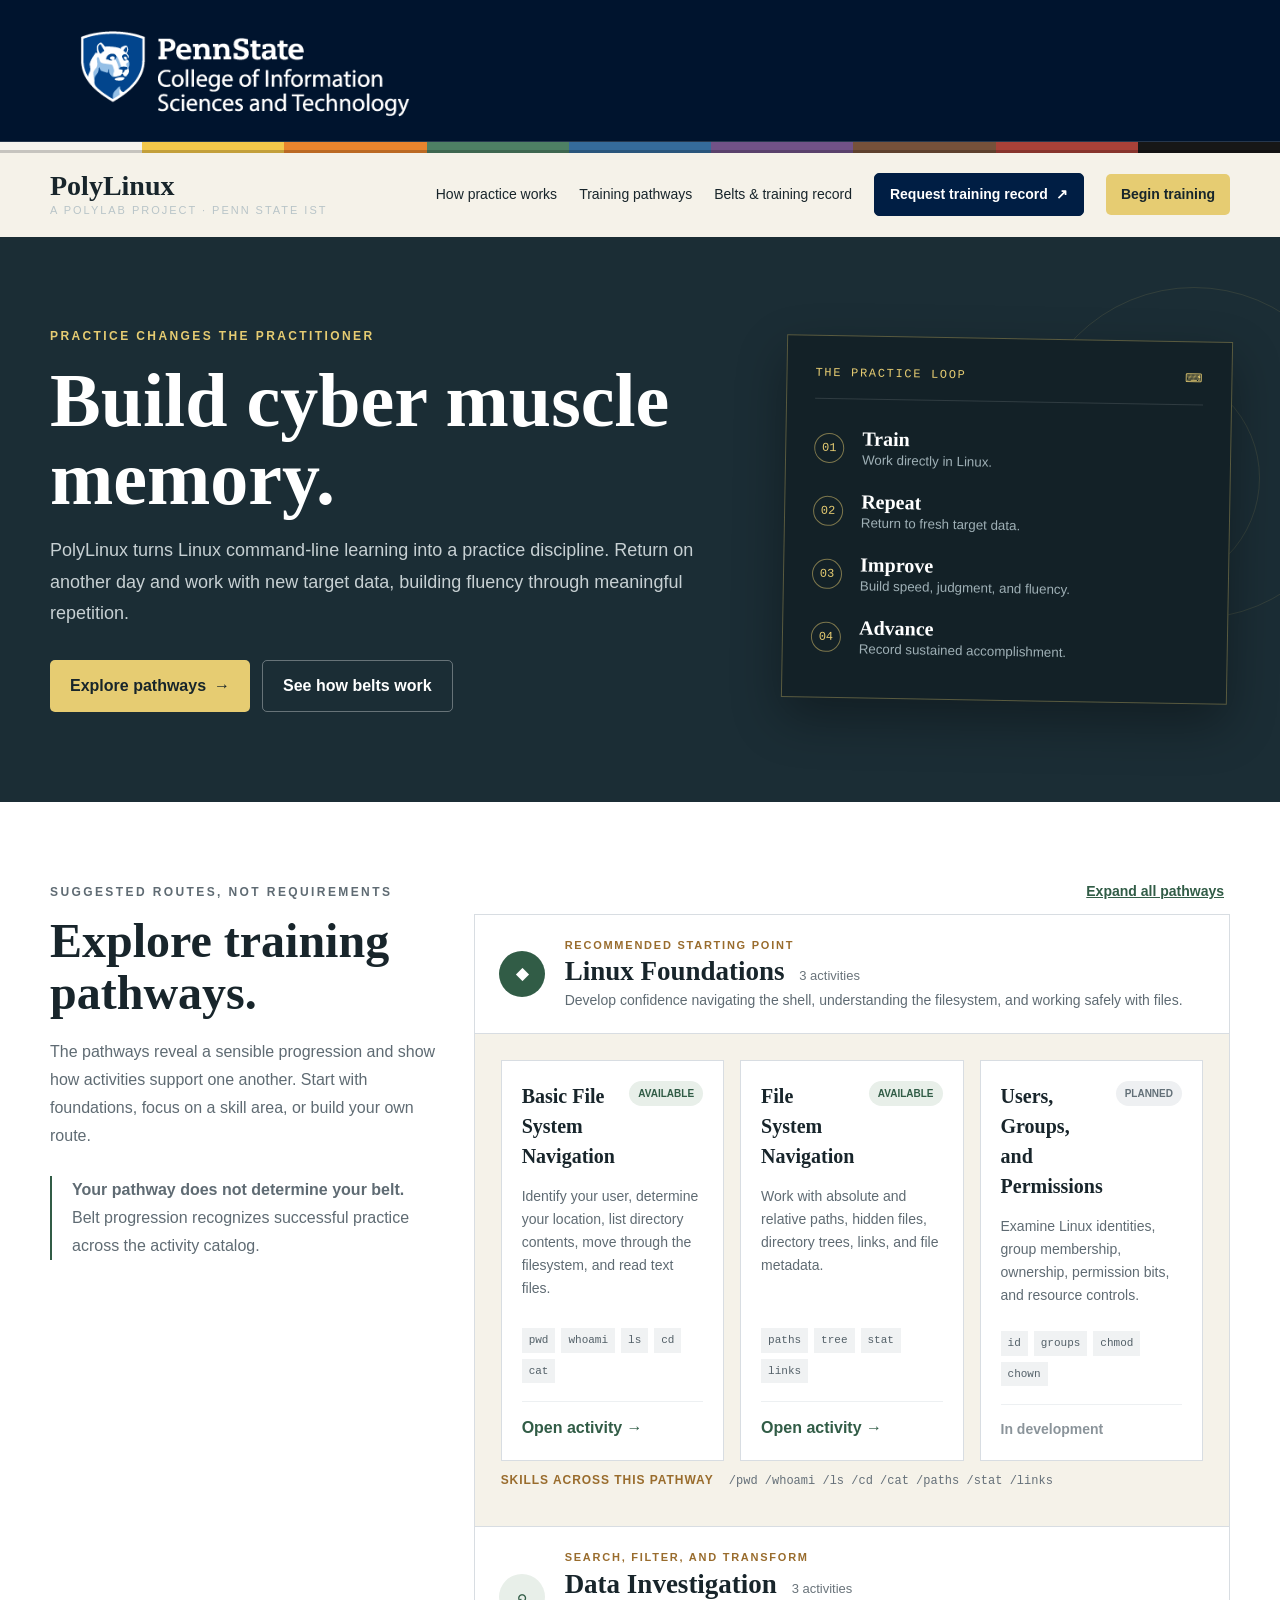
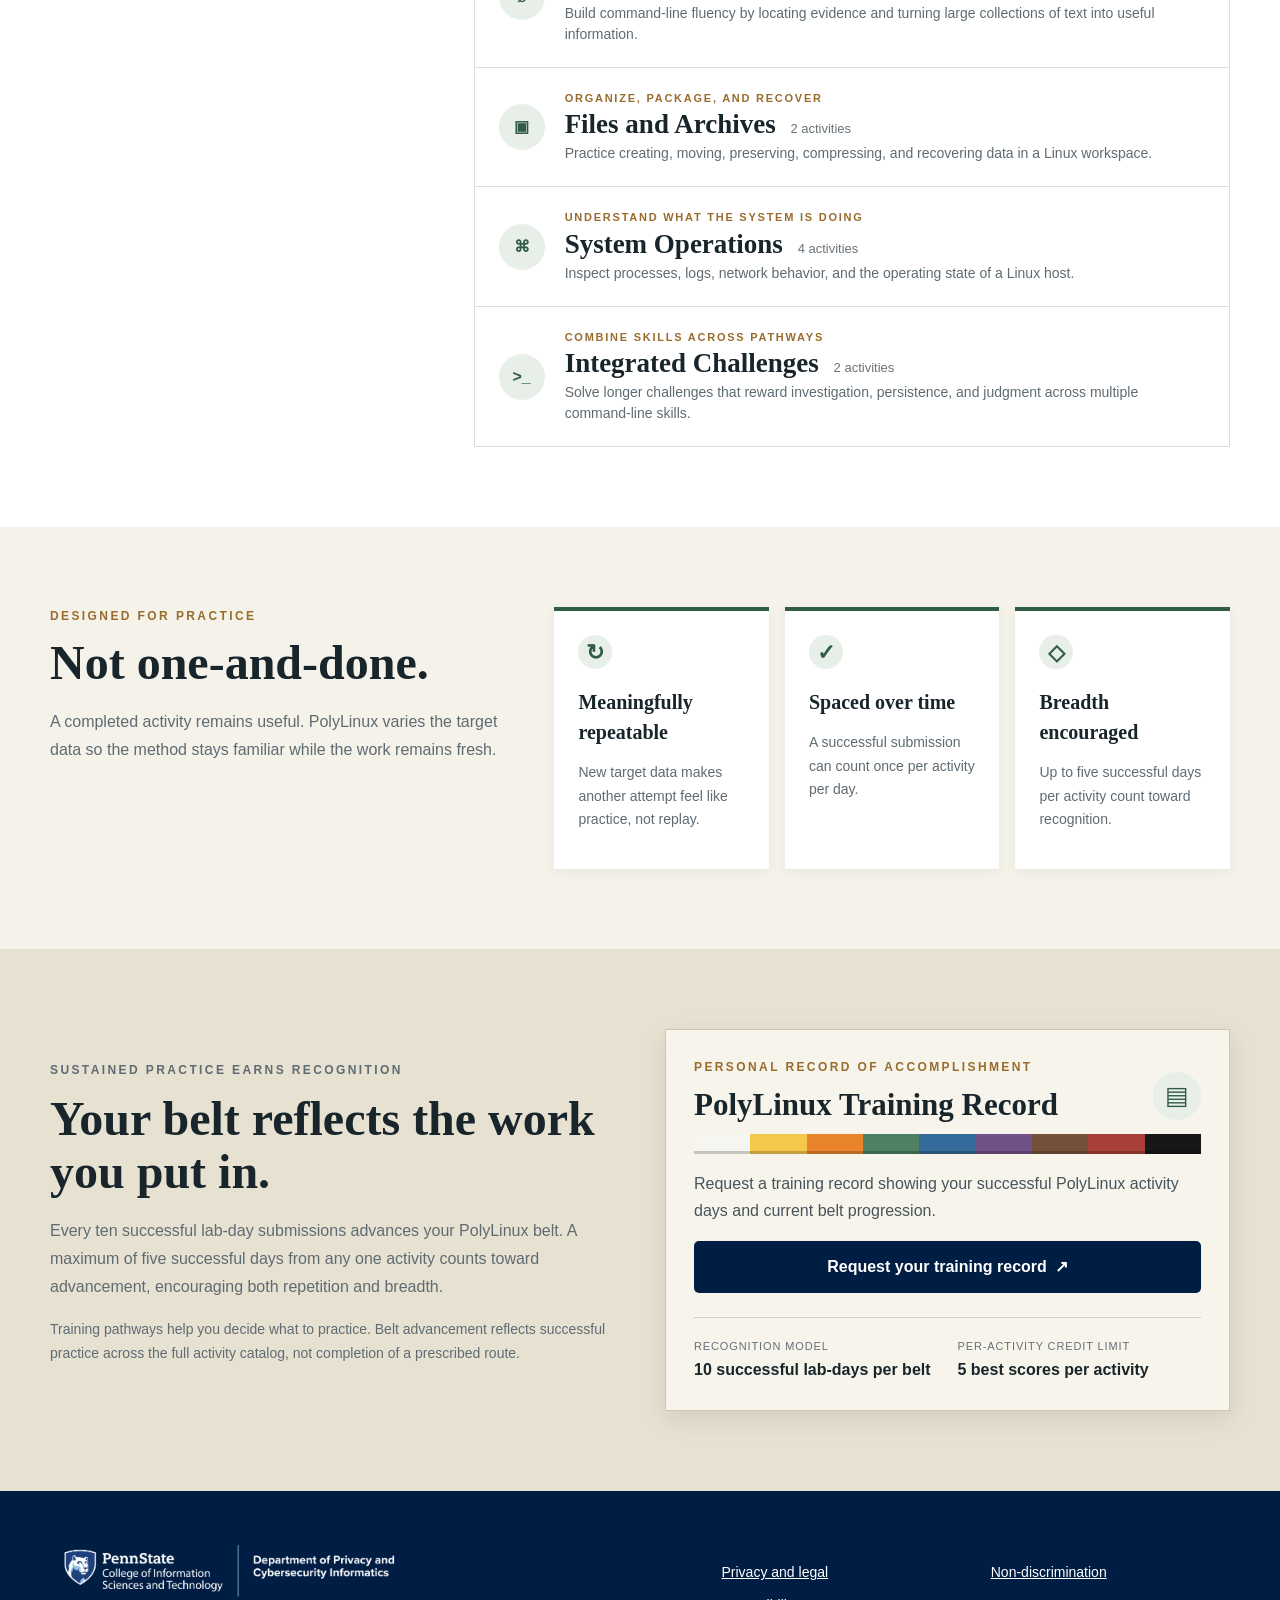
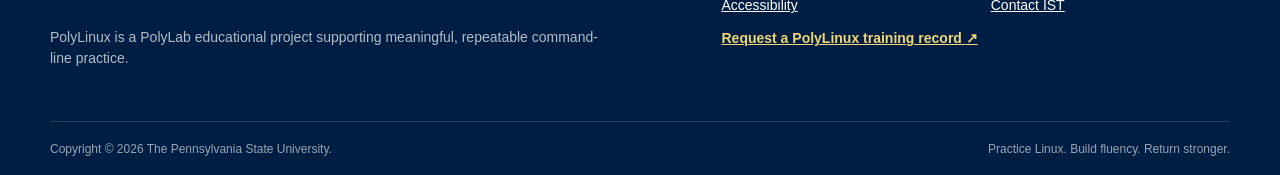
<file: index.html>
<!doctype html>
<html lang="en">
<head>
  <meta charset="utf-8">
  <meta name="viewport" content="width=device-width, initial-scale=1">
  <meta name="description" content="PolyLinux meaningfully repeatable Linux command-line activities from Penn State IST.">
  <title>PolyLinux | Command-Line Practice</title>
  <link rel="stylesheet" href="polylinux-home.css">
  <script src="polylinux-home.js" defer></script>
</head>
<body>
  <a class="skip-link" href="#main-content">Skip to main content</a>

  <header class="site-header">
    <div class="institution-bar">
      <div class="container institution-inner">
        <a class="institution-logo" href="https://ist.psu.edu/" aria-label="Penn State College of Information Sciences and Technology home">
          <img src="PSU_IST_CMYK_REV_2C.png" alt="Penn State College of Information Sciences and Technology">
        </a>
      </div>
    </div>

    <div class="belt-strip belt-strip--compact" aria-label="PolyLinux belt progression">
      <span class="belt-white" title="White belt"></span><span class="belt-yellow" title="Yellow belt"></span><span class="belt-orange" title="Orange belt"></span><span class="belt-green" title="Green belt"></span><span class="belt-blue" title="Blue belt"></span><span class="belt-purple" title="Purple belt"></span><span class="belt-brown" title="Brown belt"></span><span class="belt-red" title="Red belt"></span><span class="belt-black" title="Black belt"></span>
    </div>

    <nav class="container primary-nav" aria-label="PolyLinux primary navigation">
      <a class="project-name" href="#main-content">
        <strong>PolyLinux</strong>
        <span>A PolyLab Project · Penn State IST</span>
      </a>
      <button class="menu-toggle" type="button" aria-expanded="false" aria-controls="nav-links">Menu</button>
      <div class="nav-links" id="nav-links">
        <a href="#practice">How practice works</a>
        <a href="#pathways">Training pathways</a>
        <a href="#belts">Belts &amp; training record</a>
        <a class="button button--outline" href="https://forms.cloud.microsoft/r/fG9NqPC4Zq" target="_blank" rel="noopener noreferrer">Request training record <span aria-hidden="true">↗</span></a>
        <a class="button button--gold" href="#pathways">Begin training</a>
      </div>
    </nav>
  </header>

  <main id="main-content">
    <section class="hero">
      <div class="container hero-grid">
        <div>
          <p class="eyebrow eyebrow--gold">Practice changes the practitioner</p>
          <h1>Build cyber muscle memory.</h1>
          <p class="hero-copy">PolyLinux turns Linux command-line learning into a practice discipline. Return on another day and work with new target data, building fluency through meaningful repetition.</p>
          <div class="button-row">
            <a class="button button--gold button--large" href="#pathways">Explore pathways <span aria-hidden="true">→</span></a>
            <a class="button button--ghost button--large" href="#belts">See how belts work</a>
          </div>
        </div>
        <aside class="practice-loop" aria-label="PolyLinux practice loop">
          <div class="practice-loop__heading"><span>The practice loop</span><span aria-hidden="true">⌨</span></div>
          <ol>
            <li><span>01</span><div><strong>Train</strong><small>Work directly in Linux.</small></div></li>
            <li><span>02</span><div><strong>Repeat</strong><small>Return to fresh target data.</small></div></li>
            <li><span>03</span><div><strong>Improve</strong><small>Build speed, judgment, and fluency.</small></div></li>
            <li><span>04</span><div><strong>Advance</strong><small>Record sustained accomplishment.</small></div></li>
          </ol>
        </aside>
      </div>
    </section>

    <section class="pathways-section" id="pathways">
      <div class="container pathways-grid">
        <div class="pathways-intro">
          <p class="eyebrow">Suggested routes, not requirements</p>
          <h2>Explore training pathways.</h2>
          <p>The pathways reveal a sensible progression and show how activities support one another. Start with foundations, focus on a skill area, or build your own route.</p>
          <p class="callout"><strong>Your pathway does not determine your belt.</strong><br>Belt progression recognizes successful practice across the activity catalog.</p>
        </div>

        <div class="accordion-wrap">
          <button class="expand-all" type="button" aria-expanded="false">Expand all pathways</button>
          <div class="accordion">

            <details open>
              <summary><span class="path-icon" aria-hidden="true">◆</span><span><small>Recommended starting point</small><strong>Linux Foundations <em>3 activities</em></strong><span>Develop confidence navigating the shell, understanding the filesystem, and working safely with files.</span></span></summary>
              <div class="panel">
                <div class="activity-grid activity-grid--3">
                  <article class="activity"><header><h3>Basic File System Navigation</h3><span>Available</span></header><p>Identify your user, determine your location, list directory contents, move through the filesystem, and read text files.</p><div class="tags"><code>pwd</code><code>whoami</code><code>ls</code><code>cd</code><code>cat</code></div><a href="/polylinux/lab1/index.html">Open activity <span aria-hidden="true">→</span></a></article>
                  <article class="activity"><header><h3>File System Navigation</h3><span>Available</span></header><p>Work with absolute and relative paths, hidden files, directory trees, links, and file metadata.</p><div class="tags"><code>paths</code><code>tree</code><code>stat</code><code>links</code></div><a href="/polylinux/lab3">Open activity <span aria-hidden="true">→</span></a></article>
                  <article class="activity activity--planned"><header><h3>Users, Groups, and Permissions</h3><span>Planned</span></header><p>Examine Linux identities, group membership, ownership, permission bits, and resource controls.</p><div class="tags"><code>id</code><code>groups</code><code>chmod</code><code>chown</code></div><strong class="development">In development</strong></article>
                </div>
                <p class="path-skills"><strong>Skills across this pathway</strong> /pwd /whoami /ls /cd /cat /paths /stat /links</p>
              </div>
            </details>

            <details>
              <summary><span class="path-icon" aria-hidden="true">⌕</span><span><small>Search, filter, and transform</small><strong>Data Investigation <em>3 activities</em></strong><span>Build command-line fluency by locating evidence and turning large collections of text into useful information.</span></span></summary>
              <div class="panel"><div class="activity-grid activity-grid--3">
                <article class="activity"><header><h3>Text Manipulation and Search</h3><span>Available</span></header><p>Transform, search, organize, and filter text while locating useful information across files and directories.</p><div class="tags"><code>tr</code><code>grep</code><code>uniq</code><code>sort</code><code>find</code></div><a href="/polylinux/lab2/index.html">Open activity <span aria-hidden="true">→</span></a></article>
                <article class="activity"><header><h3>Advanced Text Manipulation</h3><span>Available</span></header><p>Build stronger search and transformation workflows using regular expressions, field processing, and stream editing.</p><div class="tags"><code>grep</code><code>awk</code><code>sed</code></div><a href="/polylinux/lab5">Open activity <span aria-hidden="true">→</span></a></article>
                <article class="activity"><header><h3>Shell Redirection and Pipelines</h3><span>Available</span></header><p>Connect commands, redirect input and output, capture errors, and assemble repeatable workflows.</p><div class="tags"><code>pipes</code><code>&gt;</code><code>&gt;&gt;</code><code>stderr</code></div><a href="/polylinux/lab8">Open activity <span aria-hidden="true">→</span></a></article>
              </div><p class="path-skills"><strong>Skills across this pathway</strong> /tr /grep /sort /uniq /find /awk /sed /pipes</p></div>
            </details>

            <details>
              <summary><span class="path-icon" aria-hidden="true">▣</span><span><small>Organize, package, and recover</small><strong>Files and Archives <em>2 activities</em></strong><span>Practice creating, moving, preserving, compressing, and recovering data in a Linux workspace.</span></span></summary>
              <div class="panel"><div class="activity-grid activity-grid--2">
                <article class="activity"><header><h3>Files, Directories, and Archives</h3><span>Available</span></header><p>Create, copy, move, and remove files while preserving a safe and organized workspace.</p><div class="tags"><code>cp</code><code>mv</code><code>rm</code><code>mkdir</code></div><a href="/polylinux/lab6">Open activity <span aria-hidden="true">→</span></a></article>
                <article class="activity"><header><h3>Compression</h3><span>Available</span></header><p>Decompress and inspect ZIP, TAR, GZIP, BZIP2, and XZ data while locating hidden flags.</p><div class="tags"><code>zip</code><code>gzip</code><code>tar</code><code>bzip2</code><code>xz</code></div><a href="/polylinux/lab14/index.html">Open activity <span aria-hidden="true">→</span></a></article>
              </div><p class="path-skills"><strong>Skills across this pathway</strong> /cp /mv /rm /mkdir /zip /tar /gzip /xz</p></div>
            </details>

            <details>
              <summary><span class="path-icon" aria-hidden="true">⌘</span><span><small>Understand what the system is doing</small><strong>System Operations <em>4 activities</em></strong><span>Inspect processes, logs, network behavior, and the operating state of a Linux host.</span></span></summary>
              <div class="panel"><div class="activity-grid activity-grid--2">
                <article class="activity"><header><h3>Processes and Job Control</h3><span>Available</span></header><p>Inspect running processes, manage foreground and background jobs, and safely stop or reprioritize programs.</p><div class="tags"><code>ps</code><code>top</code><code>jobs</code><code>kill</code></div><a href="/polylinux/lab7">Open activity <span aria-hidden="true">→</span></a></article>
                <article class="activity"><header><h3>System Logs</h3><span>Available</span></header><p>Gather and inspect system activity and locate evidence in common Linux log files.</p><div class="tags"><code>uname</code><code>hostname</code><code>journalctl</code><code>logs</code></div><a href="/polylinux/lab10/">Open activity <span aria-hidden="true">→</span></a></article>
                <article class="activity activity--planned"><header><h3>Networking from the Command Line</h3><span>Planned</span></header><p>Inspect interfaces, addresses, routes, listening services, and remote connectivity.</p><div class="tags"><code>ip</code><code>ping</code><code>ss</code><code>curl</code></div><strong class="development">In development</strong></article>
                <article class="activity activity--planned"><header><h3>Shell Variables and Scripting</h3><span>Planned</span></header><p>Use variables, arguments, conditions, loops, and executable scripts to automate repetitive tasks.</p><div class="tags"><code>bash</code><code>variables</code><code>loops</code><code>scripts</code></div><strong class="development">In development</strong></article>
              </div><p class="path-skills"><strong>Skills across this pathway</strong> /ps /top /jobs /kill /journalctl /ip /ss /curl</p></div>
            </details>

            <details>
              <summary><span class="path-icon" aria-hidden="true">&gt;_</span><span><small>Combine skills across pathways</small><strong>Integrated Challenges <em>2 activities</em></strong><span>Solve longer challenges that reward investigation, persistence, and judgment across multiple command-line skills.</span></span></summary>
              <div class="panel"><div class="activity-grid activity-grid--2">
                <article class="activity"><header><h3>PolyBandit</h3><span>Available</span></header><p>A polymorphic interpretation of the Bandit wargame in which every participant receives individualized answers.</p><div class="tags"><code>navigate</code><code>search</code><code>connect</code><code>recover</code></div><a href="/polylinux/lab13/index.html">Open activity <span aria-hidden="true">→</span></a></article>
                <article class="activity activity--planned"><header><h3>Linux Operations Challenge</h3><span>Challenge</span></header><p>Combine navigation, searching, permissions, process inspection, networking, and scripting in a multi-stage mission.</p><div class="tags"><code>investigate</code><code>recover</code><code>automate</code><code>report</code></div><strong class="development">In development</strong></article>
              </div><p class="path-skills"><strong>Skills across this pathway</strong> /investigate /recover /automate /report</p></div>
            </details>
          </div>
        </div>
      </div>
    </section>

    <section class="practice-section container" id="practice">
      <div class="practice-intro">
        <p class="eyebrow">Designed for practice</p>
        <h2>Not one-and-done.</h2>
        <p>A completed activity remains useful. PolyLinux varies the target data so the method stays familiar while the work remains fresh.</p>
      </div>
      <div class="principles">
        <article><span class="principle-icon" aria-hidden="true">↻</span><h3>Meaningfully repeatable</h3><p>New target data makes another attempt feel like practice, not replay.</p></article>
        <article><span class="principle-icon" aria-hidden="true">✓</span><h3>Spaced over time</h3><p>A successful submission can count once per activity per day.</p></article>
        <article><span class="principle-icon" aria-hidden="true">◇</span><h3>Breadth encouraged</h3><p>Up to five successful days per activity count toward recognition.</p></article>
      </div>
    </section>

    <section class="belts-section" id="belts">
      <div class="container belts-grid">
        <div>
          <p class="eyebrow">Sustained practice earns recognition</p>
          <h2>Your belt reflects the work you put in.</h2>
          <p>Every ten successful lab-day submissions advances your PolyLinux belt. A maximum of five successful days from any one activity counts toward advancement, encouraging both repetition and breadth.</p>
          <p class="small-copy">Training pathways help you decide what to practice. Belt advancement reflects successful practice across the full activity catalog, not completion of a prescribed route.</p>
        </div>
        <aside class="record-card">
          <div class="record-heading"><div><p class="eyebrow">Personal record of accomplishment</p><h3>PolyLinux Training Record</h3></div><span aria-hidden="true">▤</span></div>
          <div class="belt-strip" aria-label="PolyLinux belt progression"><span class="belt-white"></span><span class="belt-yellow"></span><span class="belt-orange"></span><span class="belt-green"></span><span class="belt-blue"></span><span class="belt-purple"></span><span class="belt-brown"></span><span class="belt-red"></span><span class="belt-black"></span></div>
          <p>Request a training record showing your successful PolyLinux activity days and current belt progression.</p>
          <a class="button button--navy button--full" href="https://forms.cloud.microsoft/r/fG9NqPC4Zq" target="_blank" rel="noopener noreferrer">Request your training record <span aria-hidden="true">↗</span></a>
          <dl><div><dt>Recognition model</dt><dd>10 successful lab-days per belt</dd></div><div><dt>Per-activity credit limit</dt><dd>5 best scores per activity</dd></div></dl>
        </aside>
      </div>
    </section>
  </main>

  <footer class="site-footer">
    <div class="container footer-main">
      <div>
        <img class="footer-logo" src="PSU_DPCI_RGB_REV_3C.png" alt="Penn State shield">
        <p>PolyLinux is a PolyLab educational project supporting meaningful, repeatable command-line practice.</p>
      </div>
      <nav aria-label="Institutional links">
        <a href="https://www.psu.edu/privacy-and-legal-statements" target="_blank" rel="noopener noreferrer">Privacy and legal</a>
        <a href="https://policy.psu.edu/policies/ad85" target="_blank" rel="noopener noreferrer">Non-discrimination</a>
        <a href="https://accessibility.psu.edu/" target="_blank" rel="noopener noreferrer">Accessibility</a>
        <a href="https://ist.psu.edu/contact" target="_blank" rel="noopener noreferrer">Contact IST</a>
        <a class="footer-record" href="https://forms.cloud.microsoft/r/fG9NqPC4Zq" target="_blank" rel="noopener noreferrer">Request a PolyLinux training record <span aria-hidden="true">↗</span></a>
      </nav>
    </div>
    <div class="container footer-bottom"><span>Copyright © 2026 The Pennsylvania State University.</span><span>Practice Linux. Build fluency. Return stronger.</span></div>
  </footer>
</body>
</html>
</file>
<file: polylinux-home.css>
:root {
  --navy: #001e44;
  --deep-navy: #00142e;
  --hero: #1b2d35;
  --green: #315c46;
  --gold: #e6cc72;
  --brown: #996c2d;
  --cream: #f5f2e9;
  --paper: #fff;
  --ink: #18252b;
  --muted: #5f6b73;
  --line: #d8dde2;
  --focus: #96bee6;
}
* {
  box-sizing: border-box;
}
html {
  scroll-behavior: smooth;
}
body {
  margin: 0;
  background: var(--cream);
  color: var(--ink);
  font-family: Arial, "Helvetica Neue", sans-serif;
  line-height: 1.5;
}
a {
  color: inherit;
}
img {
  display: block;
  max-width: 100%;
}
.container {
  width: min(1180px, calc(100% - 40px));
  margin-inline: auto;
}
.skip-link {
  position: absolute;
  left: -9999px;
  top: 0;
  z-index: 999;
  background: #fff;
  color: var(--navy);
  padding: 14px 18px;
  font-weight: 700;
}
.skip-link:focus {
  left: 16px;
  top: 16px;
}
.institution-bar {
  background: var(--deep-navy);
  border-bottom: 1px solid #ffffff26;
}
.institution-inner {
  display: flex;
  align-items: center;
  min-height: 86px;
}
.institution-logo img {
  width: min(390px, 76vw);
  height: auto;
}
.belt-strip {
  display: grid;
  grid-template-columns: repeat(9, 1fr);
  height: 20px;
  overflow: hidden;
}
.belt-strip--compact {
  height: 11px;
}
.belt-strip span {
  border-bottom: 3px solid #0003;
}
.belt-white {
  background: #f7f5ef;
}
.belt-yellow {
  background: #f4c84a;
}
.belt-orange {
  background: #e9842d;
}
.belt-green {
  background: #4e8064;
}
.belt-blue {
  background: #356b9b;
}
.belt-purple {
  background: #715287;
}
.belt-brown {
  background: #76513a;
}
.belt-red {
  background: #a94138;
}
.belt-black {
  background: #171717;
}
.primary-nav {
  min-height: 84px;
  display: flex;
  align-items: center;
  justify-content: space-between;
  gap: 24px;
}
.project-name {
  text-decoration: none;
}
.project-name strong {
  display: block;
  font: 700 28px Georgia, serif;
}
.project-name span {
  display: block;
  color: #b8c4c8;
  font-size: 11px;
  letter-spacing: 0.18em;
  text-transform: uppercase;
}
.nav-links {
  display: flex;
  align-items: center;
  gap: 22px;
  font-size: 14px;
}
.nav-links > a:not(.button) {
  text-decoration: none;
}
.nav-links > a:hover {
  text-decoration: underline;
}
.menu-toggle {
  display: none;
  background: transparent;
  color: #fff;
  border: 1px solid #ffffff66;
  border-radius: 4px;
  padding: 9px 12px;
  font: inherit;
}
.button {
  display: inline-flex;
  align-items: center;
  justify-content: center;
  gap: 8px;
  border-radius: 5px;
  padding: 10px 15px;
  text-decoration: none;
  font-weight: 700;
}
.button--gold {
  background: var(--gold);
  color: #17252b;
}

.button--outline {
    background: #001e44;
    color: #ffffff;
    border: 1px solid #001e44;
}

.button--outline:hover {
    background: #003366;
    border-color: #003366;
    color: #ffffff;
}

.button--ghost {
  border: 1px solid #ffffff55;
  color: #fff;
}
.button--large {
  padding: 13px 20px;
}
.button--navy {
  background: var(--navy);
  color: #fff;
}
.button--full {
  width: 100%;
  padding: 14px 20px;
}
.hero {
  position: relative;
  overflow: hidden;
  background: var(--hero);
  color: #fff;
}
.hero:after,
.hero:before {
  content: "";
  position: absolute;
  border: 1px solid #e6cc721c;
  border-radius: 50%;
  right: -80px;
  top: 50px;
  width: 330px;
  height: 330px;
}
.hero:after {
  right: 20px;
  top: 130px;
  width: 220px;
  height: 220px;
}
.hero-grid {
  position: relative;
  z-index: 1;
  display: grid;
  grid-template-columns: 1.2fr 0.8fr;
  gap: 64px;
  align-items: center;
  padding-block: 90px;
}
.eyebrow {
  margin: 0;
  color: var(--brown);
  font-size: 12px;
  font-weight: 800;
  letter-spacing: 0.2em;
  text-transform: uppercase;
}
.eyebrow--gold {
  color: var(--gold);
}
h1,
h2,
h3 {
  font-family: Georgia, serif;
}
h1 {
  font-size: clamp(48px, 6vw, 76px);
  line-height: 1.03;
  margin: 16px 0 0;
  max-width: 750px;
}
h2 {
  font-size: clamp(34px, 4vw, 48px);
  line-height: 1.1;
  margin: 12px 0 18px;
}
h3 {
  margin-top: 0;
}
.hero-copy {
  max-width: 670px;
  color: #c7d0d3;
  font-size: 18px;
  line-height: 1.75;
}
.button-row {
  display: flex;
  flex-wrap: wrap;
  gap: 12px;
  margin-top: 30px;
}
.practice-loop {
  transform: rotate(1deg);
  background: #132127;
  border: 1px solid #ddc66e59;
  box-shadow: 0 20px 50px #0005;
  padding: 28px;
}
.practice-loop__heading {
  display: flex;
  justify-content: space-between;
  color: var(--gold);
  border-bottom: 1px solid #ffffff1f;
  padding-bottom: 16px;
  font-family: monospace;
  font-size: 12px;
  letter-spacing: 0.14em;
  text-transform: uppercase;
}
.practice-loop ol {
  list-style: none;
  margin: 0;
  padding: 18px 0 0;
}
.practice-loop li {
  display: grid;
  grid-template-columns: 34px 1fr;
  gap: 14px;
  align-items: center;
  padding: 10px 0;
}
.practice-loop li > span {
  display: grid;
  place-items: center;
  width: 30px;
  height: 30px;
  border: 1px solid #e6cc7280;
  border-radius: 50%;
  color: var(--gold);
  font: 12px monospace;
}
.practice-loop strong,
.practice-loop small {
  display: block;
}
.practice-loop strong {
  font: 700 20px Georgia, serif;
}
.practice-loop small {
  color: #9fb0b6;
}
.practice-section {
  display: grid;
  grid-template-columns: 0.8fr 1.2fr;
  gap: 54px;
  padding-block: 80px;
}
.practice-intro > p:last-child,
.pathways-intro > p,
.belts-grid > div > p {
  color: var(--muted);
  line-height: 1.75;
}
.principles {
  display: grid;
  grid-template-columns: repeat(3, 1fr);
  gap: 16px;
}
.principles article {
  background: #fff;
  border-top: 4px solid var(--green);
  padding: 24px;
  box-shadow: 0 3px 12px #0000000d;
}
.principle-icon {
  display: grid;
  place-items: center;
  width: 34px;
  height: 34px;
  border-radius: 50%;
  background: #e8efe9;
  color: var(--green);
  font-size: 22px;
  font-weight: 700;
}
.principles h3 {
  font-size: 20px;
  margin: 18px 0 8px;
}
.principles p {
  color: var(--muted);
  font-size: 14px;
  line-height: 1.65;
}
.pathways-section {
  background: #fff;
  padding-block: 80px;
}
.pathways-grid {
  display: grid;
  grid-template-columns: 0.68fr 1.32fr;
  gap: 34px;
}
.callout {
  border-left: 2px solid var(--green);
  padding-left: 20px;
  margin-top: 26px;
}
.expand-all {
  display: block;
  margin: 0 0 14px auto;
  border: 0;
  background: transparent;
  color: var(--green);
  font: 700 14px Arial;
  text-decoration: underline;
  cursor: pointer;
}
.accordion {
  border: 1px solid var(--line);
}
details + details {
  border-top: 1px solid var(--line);
}
summary {
  list-style: none;
  cursor: pointer;
  display: grid;
  grid-template-columns: 48px 1fr;
  gap: 18px;
  align-items: center;
  padding: 22px 24px;
}
summary::-webkit-details-marker {
  display: none;
}
summary:hover {
  background: #faf8f1;
}
summary:focus-visible {
  outline: 4px solid var(--focus);
  outline-offset: -4px;
}
.path-icon {
  display: grid;
  place-items: center;
  width: 46px;
  height: 46px;
  border-radius: 50%;
  background: #e8efe9;
  color: var(--green);
  font-weight: 700;
}
details[open] .path-icon {
  background: var(--green);
  color: #fff;
}
summary small,
summary strong,
summary strong em,
summary span > span {
  display: block;
}
summary small {
  color: var(--brown);
  font-size: 11px;
  font-weight: 800;
  letter-spacing: 0.16em;
  text-transform: uppercase;
}
summary strong {
  font: 700 27px Georgia, serif;
  margin: 3px 0;
}
summary strong em {
  display: inline;
  font: 400 13px Arial;
  color: #6a747b;
  margin-left: 8px;
}
summary span > span {
  color: var(--muted);
  font-size: 14px;
}
.panel {
  background: var(--cream);
  border-top: 1px solid var(--line);
  padding: 26px;
}
.activity-grid {
  display: grid;
  gap: 16px;
}
.activity-grid--3 {
  grid-template-columns: repeat(3, 1fr);
}
.activity-grid--2 {
  grid-template-columns: repeat(2, 1fr);
}
.activity {
  display: flex;
  flex-direction: column;
  background: #fff;
  border: 1px solid var(--line);
  padding: 20px;
  min-height: 260px;
}
.activity:hover {
  border-color: #8e7430;
  box-shadow: 0 5px 15px #00000012;
}
.activity header {
  display: flex;
  align-items: flex-start;
  justify-content: space-between;
  gap: 12px;
}
.activity h3 {
  font-size: 20px;
  margin: 0;
}
.activity header span {
  flex: none;
  background: #e8efe9;
  color: var(--green);
  padding: 5px 9px;
  border-radius: 99px;
  font-size: 10px;
  font-weight: 800;
  text-transform: uppercase;
}
.activity--planned header span {
  background: #eef0f2;
  color: #637078;
}
.activity p {
  color: var(--muted);
  font-size: 14px;
  line-height: 1.65;
  flex: 1;
}
.tags {
  display: flex;
  flex-wrap: wrap;
  gap: 6px;
  margin: 10px 0;
}
.tags code {
  background: #f0f2f3;
  color: #536068;
  padding: 4px 7px;
  font-size: 11px;
}
.activity > a {
  border-top: 1px solid #edf0f2;
  margin-top: 8px;
  padding-top: 14px;
  color: var(--green);
  font-weight: 700;
  text-decoration: none;
}
.development {
  border-top: 1px solid #edf0f2;
  margin-top: 8px;
  padding-top: 14px;
  color: #8b949a;
  font-size: 14px;
}
.path-skills {
  color: #657079;
  font: 12px monospace;
}
.path-skills strong {
  color: var(--brown);
  font-family: Arial;
  text-transform: uppercase;
  letter-spacing: 0.08em;
  margin-right: 8px;
}
.belts-section {
  background: #e7e1d2;
  padding-block: 80px;
}
.belts-grid {
  display: grid;
  grid-template-columns: 1fr 1fr;
  gap: 50px;
  align-items: center;
}
.small-copy {
  font-size: 14px;
}
.record-card {
  background: #f7f4eb;
  border: 1px solid #cfc6b1;
  padding: 28px;
  box-shadow: 0 8px 24px #00000018;
}
.record-heading {
  display: flex;
  justify-content: space-between;
  gap: 20px;
  align-items: center;
}
.record-heading h3 {
  font-size: 31px;
  margin: 6px 0;
}
.record-heading > span {
  display: grid;
  place-items: center;
  width: 48px;
  height: 48px;
  border-radius: 50%;
  background: #e8efe9;
  color: var(--green);
  font-size: 25px;
}
.record-card > p {
  color: #47545b;
  line-height: 1.7;
}
.record-card dl {
  display: grid;
  grid-template-columns: 1fr 1fr;
  gap: 20px;
  border-top: 1px solid #cbd0d3;
  margin: 24px 0 0;
  padding-top: 20px;
}
.record-card dt {
  color: #657079;
  font-size: 11px;
  text-transform: uppercase;
  letter-spacing: 0.08em;
}
.record-card dd {
  margin: 4px 0 0;
  font-weight: 700;
}
.site-footer {
  background: var(--navy);
  color: #fff;
}
.footer-main {
  display: grid;
  grid-template-columns: 1.1fr 0.9fr;
  gap: 50px;
  padding-block: 38px;
  border-bottom: 1px solid #ffffff26;
}
.footer-logo {
  width: min(360px, 80vw);
  max-height: 105px;
  object-fit: contain;
  object-position: left center;
}
.footer-main p {
  max-width: 550px;
  color: #ffffffb3;
  font-size: 14px;
}
.footer-main nav {
  display: grid;
  grid-template-columns: 1fr 1fr;
  gap: 12px 30px;
  align-content: center;
}
.footer-main nav a {
  font-size: 14px;
}
.footer-record {
  grid-column: 1/-1;
  color: #f0d775;
  font-weight: 700;
}
.footer-bottom {
  display: flex;
  justify-content: space-between;
  gap: 20px;
  padding-block: 18px;
  color: #ffffff99;
  font-size: 12px;
}
a:focus-visible,
button:focus-visible {
  outline: 3px solid var(--focus);
  outline-offset: 3px;
}
@media (max-width: 950px) {
  .nav-links {
    display: none;
    position: absolute;
    left: 0;
    right: 0;
    top: 100%;
    z-index: 20;
    flex-direction: column;
    align-items: stretch;
    background: var(--navy);
    padding: 20px;
  }
  .nav-links.is-open {
    display: flex;
  }
  .primary-nav {
    position: relative;
  }
  .menu-toggle {
    display: block;
  }
  .hero-grid,
  .practice-section,
  .pathways-grid,
  .belts-grid {
    grid-template-columns: 1fr;
  }
  .principles {
    grid-template-columns: repeat(3, 1fr);
  }
  .activity-grid--3 {
    grid-template-columns: 1fr 1fr;
  }
}
@media (max-width: 680px) {
  .container {
    width: min(100% - 28px, 1180px);
  }
  .institution-inner {
    min-height: 72px;
  }
  .hero-grid {
    padding-block: 60px;
  }
  .principles,
  .activity-grid--3,
  .activity-grid--2,
  .record-card dl,
  .footer-main,
  .footer-main nav {
    grid-template-columns: 1fr;
  }
  .practice-section,
  .pathways-section,
  .belts-section {
    padding-block: 58px;
  }
  .pathways-grid {
    gap: 26px;
  }
  summary {
    grid-template-columns: 40px 1fr;
    padding: 18px 14px;
  }
  .path-icon {
    width: 38px;
    height: 38px;
  }
  summary strong {
    font-size: 22px;
  }
  .panel {
    padding: 16px;
  }
  .footer-record {
    grid-column: auto;
  }
  .footer-bottom {
    flex-direction: column;
  }
  .footer-logo {
    width: min(300px, 90vw);
  }
}
@media (prefers-reduced-motion: reduce) {
  html {
    scroll-behavior: auto;
  }
  *,
  *:before,
  *:after {
    transition: none !important;
    animation: none !important;
  }
}
</file>
